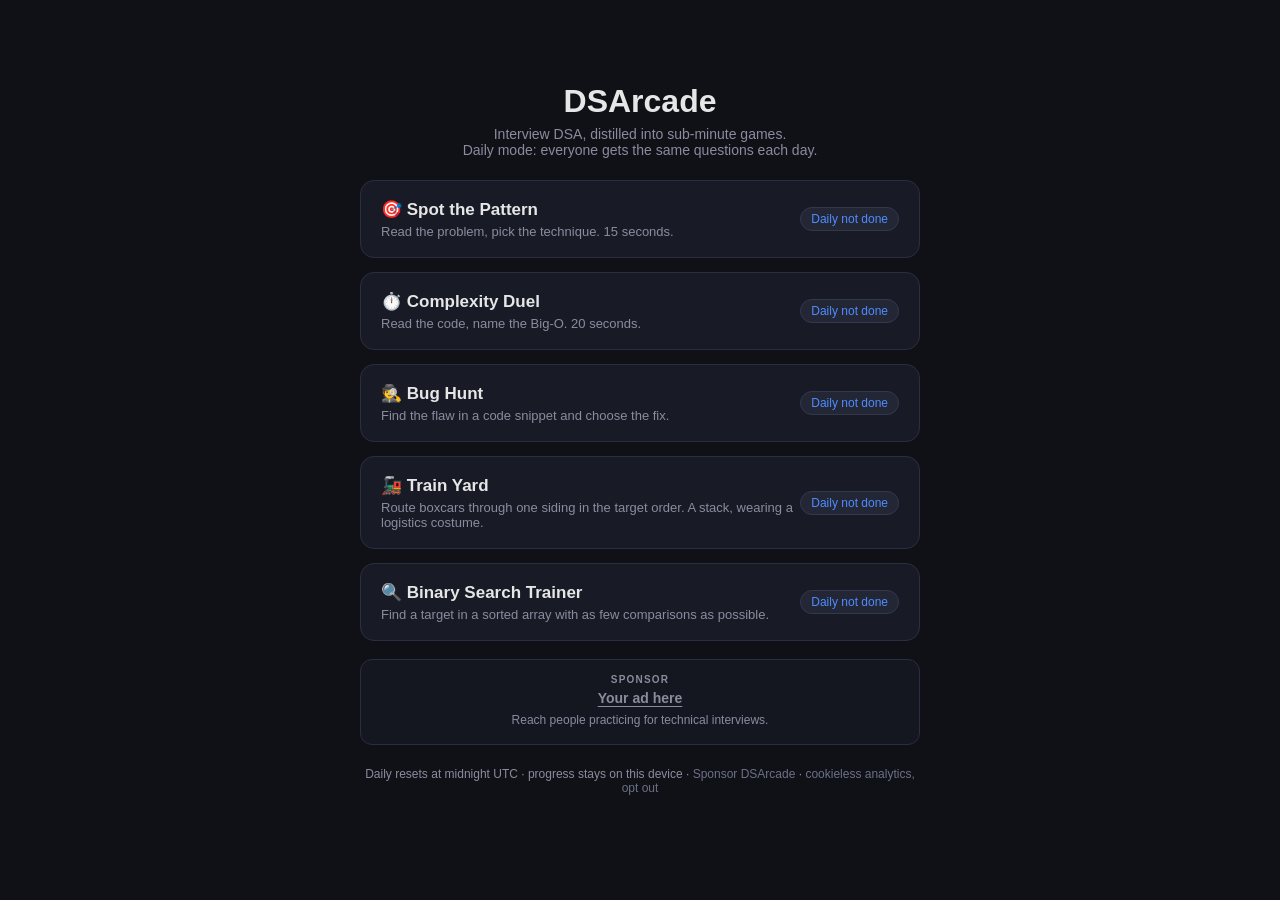
<file: docs/index.html>
<!DOCTYPE html>
<html lang="en">
<head>
<meta charset="UTF-8">
<meta name="viewport" content="width=device-width, initial-scale=1.0, viewport-fit=cover">
<title>DSArcade — interview prep mini-games</title>
<link rel="stylesheet" href="assets/style.css">
<link rel="manifest" href="manifest.webmanifest">
<meta name="theme-color" content="#0f1117">
<link rel="icon" href="icons/icon-192.png">
<link rel="apple-touch-icon" href="icons/icon-192.png">
</head>
<body>
<div class="app">
  <h1 class="hub-title">DSArcade</h1>
  <p class="hub-sub">Interview DSA, distilled into sub-minute games.<br>Daily mode: everyone gets the same questions each day.</p>
  <div class="game-grid">
    <a class="game-card" href="games/pattern.html?mode=daily">
      <div>
        <h2>🎯 Spot the Pattern</h2>
        <p>Read the problem, pick the technique. 15 seconds.</p>
      </div>
      <span class="daily-tag" id="tag-pattern"></span>
    </a>
    <a class="game-card" href="games/complexity.html?mode=daily">
      <div>
        <h2>⏱️ Complexity Duel</h2>
        <p>Read the code, name the Big-O. 20 seconds.</p>
      </div>
      <span class="daily-tag" id="tag-complexity"></span>
    </a>
    <a class="game-card" href="games/bughunt.html?mode=daily">
      <div>
        <h2>🕵️ Bug Hunt</h2>
        <p>Find the flaw in a code snippet and choose the fix.</p>
      </div>
      <span class="daily-tag" id="tag-bughunt"></span>
    </a>
    <a class="game-card" href="games/trainyard.html?mode=daily">
      <div>
        <h2>🚂 Train Yard</h2>
        <p>Route boxcars through one siding in the target order. A stack, wearing a logistics costume.</p>
      </div>
      <span class="daily-tag" id="tag-trainyard"></span>
    </a>
    <a class="game-card" href="games/binsearch.html?mode=daily">
      <div>
        <h2>🔍 Binary Search Trainer</h2>
        <p>Find a target in a sorted array with as few comparisons as possible.</p>
      </div>
      <span class="daily-tag" id="tag-binsearch"></span>
    </a>
  </div>
  <section class="sponsor-slot" data-sponsor-slot aria-label="Sponsor"></section>
  <p class="hub-sub" style="margin-top:22px;font-size:12px">Daily resets at midnight UTC · progress stays on this device · <a class="hlink" data-sponsor-info-link href="sponsors.html" style="font-size:12px">Sponsor DSArcade</a> · <a class="hlink" href="?gc=off" style="font-size:12px">cookieless analytics, opt out</a></p>
</div>
<script src="assets/app.js"></script>
<script src="assets/analytics.js"></script>
<script src="data/sponsor.js"></script>
<script src="assets/sponsor.js"></script>
<script>
  for (const g of ['pattern', 'complexity', 'binsearch', 'bughunt', 'trainyard']) {
    const s = dailyState(g);
    const el = document.getElementById('tag-' + g);
    if (s) { el.textContent = '✓ ' + s.score; el.className = 'daily-tag done'; }
    else { el.textContent = 'Daily not done'; el.className = 'daily-tag todo'; }
  }
</script>
</body>
</html>
</file>
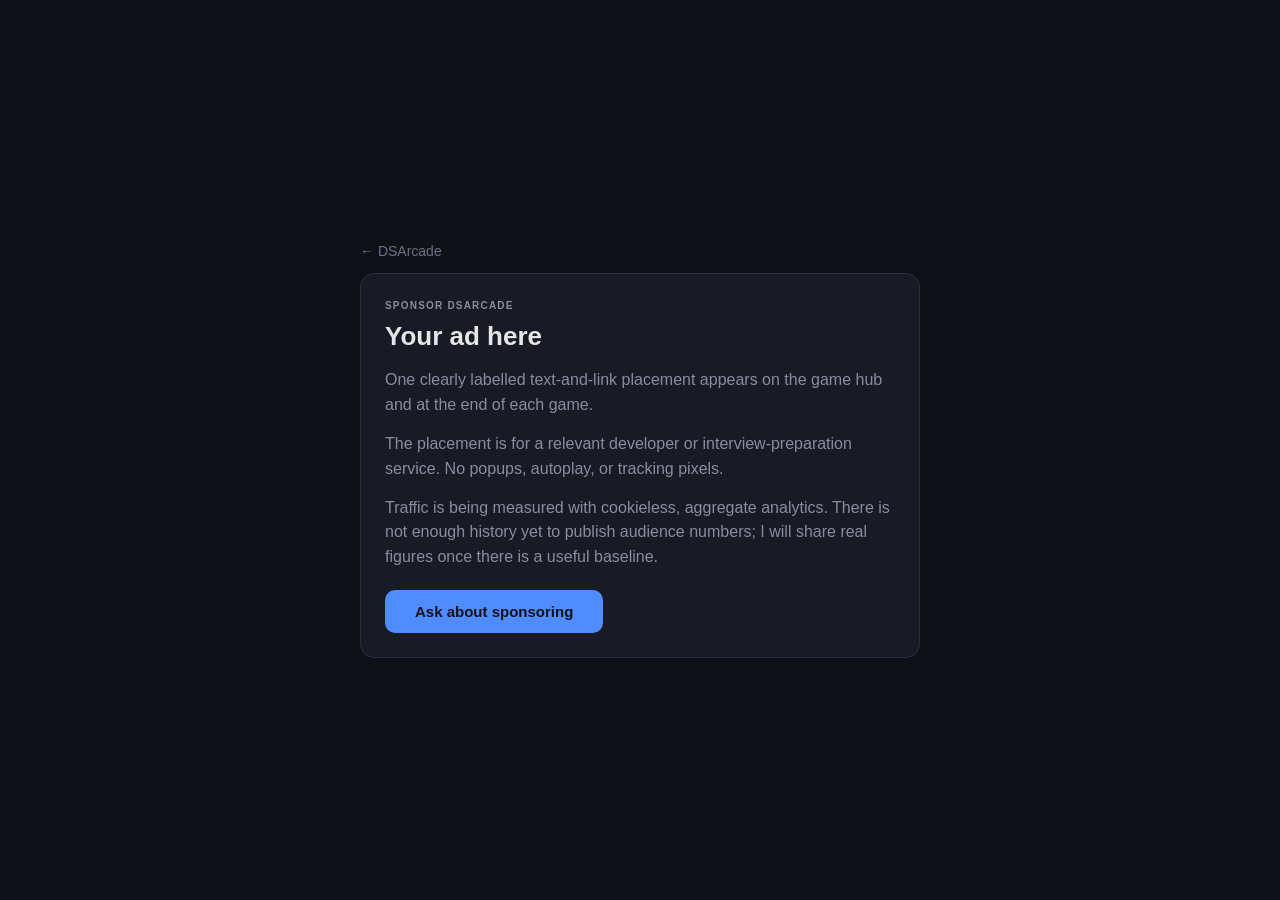
<file: docs/sponsors.html>
<!doctype html>
<html lang="en">
<head>
  <meta charset="UTF-8">
  <meta name="viewport" content="width=device-width, initial-scale=1">
  <meta name="theme-color" content="#0f1117">
  <title>Sponsor DSArcade</title>
  <link rel="stylesheet" href="assets/style.css">
</head>
<body>
  <main class="app sponsors-page">
    <a class="hlink" href="index.html">← DSArcade</a>
    <section class="card sponsors-card">
      <p class="sponsor-eyebrow">Sponsor DSArcade</p>
      <h1>Your ad here</h1>
      <p>One clearly labelled text-and-link placement appears on the game hub and at the end of each game.</p>
      <p>The placement is for a relevant developer or interview-preparation service. No popups, autoplay, or tracking pixels.</p>
      <p>Traffic is being measured with cookieless, aggregate analytics. There is not enough history yet to publish audience numbers; I will share real figures once there is a useful baseline.</p>
      <a class="btn sponsor-contact" href="https://github.com/dotJoel" target="_blank" rel="noopener noreferrer">Ask about sponsoring</a>
    </section>
  </main>
  <script src="assets/app.js"></script>
  <script src="assets/analytics.js"></script>
  <script>
    document.querySelector('.sponsor-contact').addEventListener('click', () => {
      if (window.dsaTrack) window.dsaTrack('sponsor-contact-click');
    });
  </script>
</body>
</html>
</file>
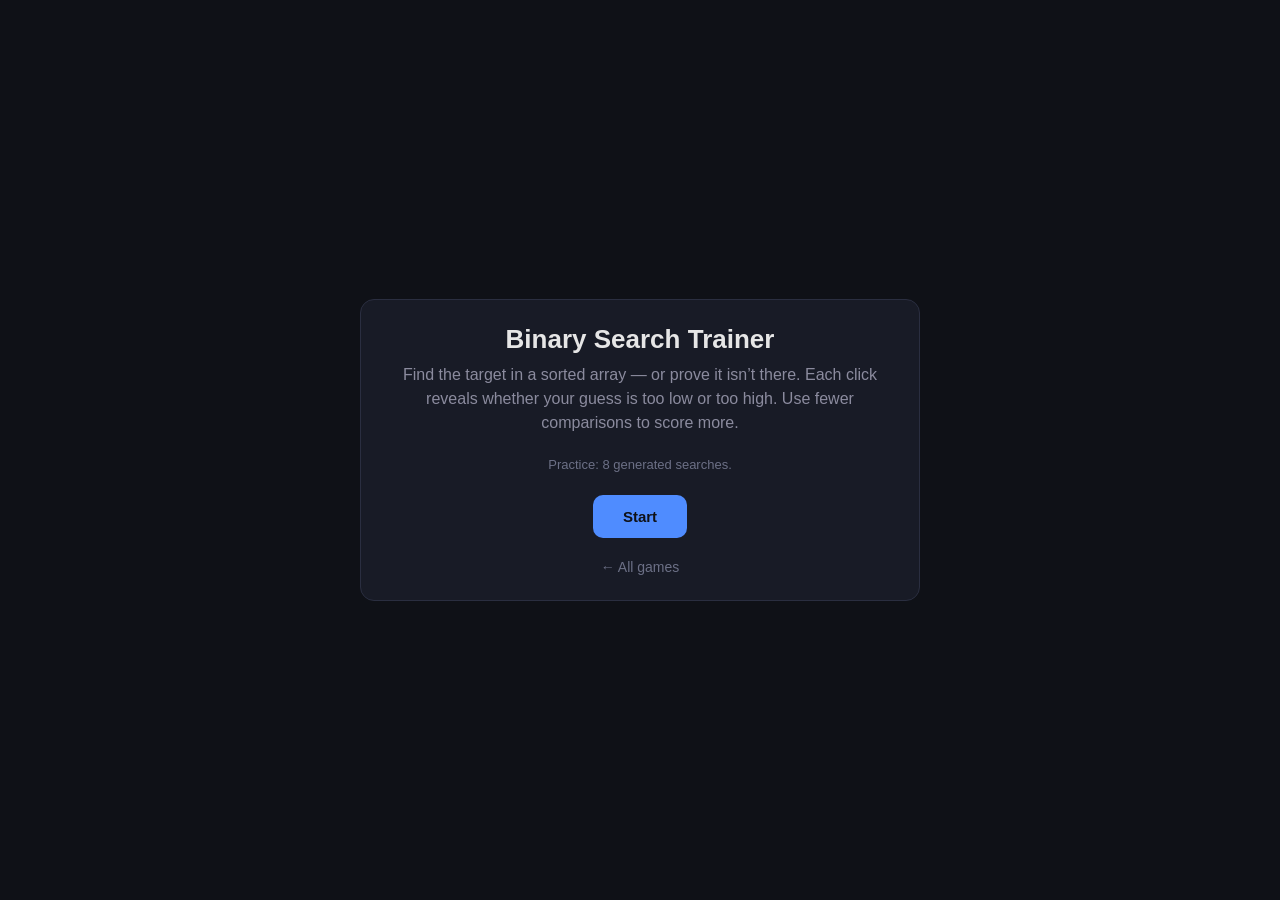
<file: docs/games/binsearch.html>
<!DOCTYPE html>
<html lang="en">
<head>
<meta charset="UTF-8">
<meta name="viewport" content="width=device-width, initial-scale=1.0">
<title>Binary Search Trainer — DSArcade</title>
<link rel="stylesheet" href="../assets/style.css">
<style>
  .row { display: flex; gap: 6px; justify-content: center; flex-wrap: wrap; margin: 18px 0; }
  .cell {
    width: 52px; height: 52px; border-radius: 10px; border: 1px solid #34384d;
    background: #232634; color: var(--text); font-size: 16px; cursor: pointer; font-weight: 600;
  }
  .cell:hover:not(:disabled) { border-color: var(--accent); }
  .cell:disabled { cursor: default; }
  .cell.out { opacity: 0.22; cursor: default; }
  .cell.used { opacity: 0.45; cursor: default; }
  .cell.correct { background: #1d3324; border-color: var(--good); color: #7ef0a8; }
  .cell.wrong { background: #3a1d22; border-color: var(--bad); color: #ff9b9b; }
  .cell.found { background: #1d3324; border-color: var(--good); color: #7ef0a8; }
  .search-meta { text-align: center; color: var(--muted); font-size: 13px; margin-top: 8px; }
</style>
</head>
<body>
<div class="app">
  <div class="card screen" id="startScreen">
    <h1>Binary Search Trainer</h1>
    <p>Find the target in a sorted array — or prove it isn’t there. Each click reveals whether your guess is too low or too high. Use fewer comparisons to score more.</p>
    <p id="modeInfo" style="font-size:13px;color:#6c7086"></p>
    <div style="margin-bottom:20px">
      <button class="btn" onclick="start()">Start</button>
    </div>
    <a class="hlink" href="../index.html">← All games</a>
  </div>

  <div id="gameScreen" style="display:none">
    <div class="header">
      <span class="qnum" id="qnum"></span>
      <span class="streak">Streak <b id="streakNum">0</b> · Score <b id="scoreNum" style="color:#4f8cff">0</b></span>
    </div>
    <div class="card">
      <div class="problem" id="problem"></div>
      <div class="row" id="row"></div>
      <div class="search-meta" id="searchMeta"></div>
      <div class="feedback" id="feedback"></div>
      <button class="next-btn" id="nextBtn" onclick="next()">Next →</button>
    </div>
  </div>

  <div class="card screen" id="endScreen" style="display:none">
    <h1 id="endTitle"></h1>
    <div class="stats">
      <div><b id="endScore">0</b><span>Score</span></div>
      <div><b id="endBest">0</b><span>Best streak</span></div>
      <div><b id="endRounds">0</b><span>Optimal</span></div>
    </div>
    <p id="endMsg"></p>
    <button class="btn" onclick="start()">Play again</button>
    <a class="btn secondary" style="display:inline-block;text-decoration:none" href="../index.html">All games</a>
    <section class="sponsor-slot" data-sponsor-slot aria-label="Sponsor"></section>
  </div>
</div>
<script src="../assets/app.js"></script>
<script src="../assets/analytics.js"></script>
<script src="../data/sponsor.js"></script>
<script src="../assets/sponsor.js"></script>
<script>
'use strict';
const ROUNDS = isDaily() ? 5 : 8;
const $ = id => document.getElementById(id);
const daily = isDaily();
const mode = daily ? 'daily' : 'practice';
const track = (name, detail) => { if (window.dsaTrack) window.dsaTrack(name, detail); };
document.getElementById('modeInfo').textContent = daily
  ? 'Daily: the same 5 searches for everyone today. Find each target in as few comparisons as you can.'
  : `Practice: ${ROUNDS} generated searches.`;

let rng, round = 0, score = 0, streak = 0, bestStreak = 0, resolved = 0, optimalRounds = 0;
let arr = [], target = 0, lo = 0, hi = 0, comparisons = 0, done = false;
let par = 0, used = new Set(), foundIndex = null;

function rand() { return daily ? rng() : Math.random(); }

// Replays the deterministic rng draws of one generated round without
// rendering it, so a resumed session lands on the same round as a fresh one.
function skipGeneratedRound() {
  const n = 16 + Math.floor(rand() * 9);
  rand();
  for (let i = 0; i < n; i++) rand();
  rand();
  rand();
}

function start() {
  track('game-start', 'binsearch/' + mode);
  if (daily) rng = mulberry32(hashStr(todayKey() + ':binsearch'));
  const saved = daily ? dailyProgress('binsearch') : null;
  if (saved) {
    round = saved.round; score = saved.score; streak = saved.streak;
    bestStreak = saved.bestStreak; resolved = saved.resolved; optimalRounds = saved.optimalRounds;
    $('startScreen').style.display = 'none';
    $('endScreen').style.display = 'none';
    $('gameScreen').style.display = 'block';
    $('scoreNum').textContent = score;
    $('streakNum').textContent = streak;
    if (round >= ROUNDS) { end(); }
    else {
      for (let r = 0; r < round; r++) skipGeneratedRound();
      newRound();
      showFeedback(`Resumed at search ${round + 1} — score ${score}.`, true);
    }
    return;
  }
  round = 0; score = 0; streak = 0; bestStreak = 0; resolved = 0; optimalRounds = 0;
  $('startScreen').style.display = 'none';
  $('endScreen').style.display = 'none';
  $('gameScreen').style.display = 'block';
  newRound();
}

function newRound() {
  const n = 16 + Math.floor(rand() * 9); // 16..24 sorted values
  arr = [];
  let v = Math.floor(rand() * 9);
  for (let i = 0; i < n; i++) { v += 2 + Math.floor(rand() * 10); arr.push(v); }
  const present = rand() < 0.72;
  if (present) target = arr[Math.floor(rand() * n)];
  else {
    // Choose a value strictly between the array extremes that is not present.
    const gaps = [];
    for (let i = 0; i < arr.length - 1; i++) {
      for (let x = arr[i] + 1; x < arr[i + 1]; x++) gaps.push(x);
    }
    target = gaps[Math.floor(rand() * gaps.length)];
  }
  lo = 0; hi = n - 1; comparisons = 0; done = false; used = new Set(); foundIndex = null;
  par = Math.ceil(Math.log2(n + 1));
  $('feedback').className = 'feedback';
  $('nextBtn').style.display = 'none';
  $('qnum').textContent = `Search ${round + 1} of ${ROUNDS}${daily ? ' · Daily' : ' · Practice'}`;
  $('problem').innerHTML = `Find <code>${target}</code>. Pick a value to compare; use the clues to narrow the search.`;
  renderRow();
  updateMeta();
}

function renderRow() {
  const row = $('row'); row.innerHTML = '';
  arr.forEach((v, i) => {
    const b = document.createElement('button');
    b.className = 'cell' + (i < lo || i > hi ? ' out' : '') + (used.has(i) ? ' used' : '') + (i === foundIndex ? ' found' : '');
    b.textContent = v;
    b.disabled = done || i < lo || i > hi || used.has(i);
    b.onclick = () => guess(i, b);
    row.appendChild(b);
  });
}

function updateMeta() {
  const bounds = lo <= hi ? `Search range: indices ${lo}–${hi} (${hi - lo + 1} values)` : 'Search range is empty';
  $('searchMeta').textContent = `${bounds} · Comparisons: ${comparisons}/${par} for optimal`;
}

function guess(i, btn) {
  if (done || i < lo || i > hi || used.has(i)) return;
  const value = arr[i];
  comparisons++;
  used.add(i);
  if (value === target) {
    foundIndex = i;
    finishRound(true, `🎯 Found ${target} after ${comparisons} comparison${comparisons === 1 ? '' : 's'}.`);
    return;
  }

  if (value < target) {
    lo = i + 1;
    btn.classList.add('correct');
    showFeedback(`${value} is too low — target is higher. Discard indices through ${i}.`, true);
  } else {
    hi = i - 1;
    btn.classList.add('correct');
    showFeedback(`${value} is too high — target is lower. Discard indices from ${i}.`, true);
  }

  if (lo > hi) {
    finishRound(false, `✅ The range is empty, so ${target} is not in the array. Proven in ${comparisons} comparison${comparisons === 1 ? '' : 's'}.`);
    return;
  }
  renderRow();
  updateMeta();
}

function showFeedback(text, ok) {
  const f = $('feedback');
  f.className = 'feedback show ' + (ok ? 'ok' : 'no');
  f.textContent = text;
}

function finishRound(found, message) {
  done = true;
  resolved++;
  const optimal = comparisons <= par;
  if (optimal) {
    optimalRounds++;
    streak++;
    bestStreak = Math.max(bestStreak, streak);
    const gained = Math.max(30, 120 + (par - comparisons) * 25 + streak * 15);
    score += gained;
    message += ` Optimal search (+${gained} points).`;
  } else {
    streak = 0;
    const gained = 30;
    score += gained;
    message += ` ${comparisons - par} over the optimal budget (+${gained} points).`;
  }
  showFeedback(message, optimal);
  renderRow();
  updateMeta();
  $('scoreNum').textContent = score;
  $('streakNum').textContent = streak;
  $('nextBtn').style.display = 'block';
  $('nextBtn').textContent = round + 1 < ROUNDS ? 'Next search →' : 'See results →';
  if (daily) saveDailyProgress('binsearch', { round: round + 1, score, streak, bestStreak, resolved, optimalRounds });
}

function next() {
  round++;
  if (round < ROUNDS) newRound();
  else end();
}

function end() {
  track('game-end', 'binsearch/' + mode +
    (window.dsaScoreBucket ? '/' + window.dsaScoreBucket(score) : ''));
  if (daily) clearDailyProgress('binsearch');
  $('gameScreen').style.display = 'none';
  $('endScreen').style.display = 'block';
  $('endScore').textContent = score;
  $('endBest').textContent = bestStreak;
  $('endRounds').textContent = `${optimalRounds}/${ROUNDS}`;
  if (daily) {
    const prev = dailyState('binsearch');
    const res = {
      score: prev ? Math.max(prev.score, score) : score,
      best: prev ? Math.max(prev.best, bestStreak) : bestStreak
    };
    saveDaily('binsearch', res);
  }
  $('endTitle').textContent = optimalRounds === ROUNDS ? 'Optimal search 🎯' : optimalRounds >= ROUNDS / 2 ? 'Good search instincts 👍' : 'Reduce the range 📚';
  $('endMsg').textContent = `${optimalRounds} of ${ROUNDS} searches were resolved within the comparison budget. Binary search works by discarding half the remaining range after each comparison.`;
}
</script>
</body>
</html>
</file>
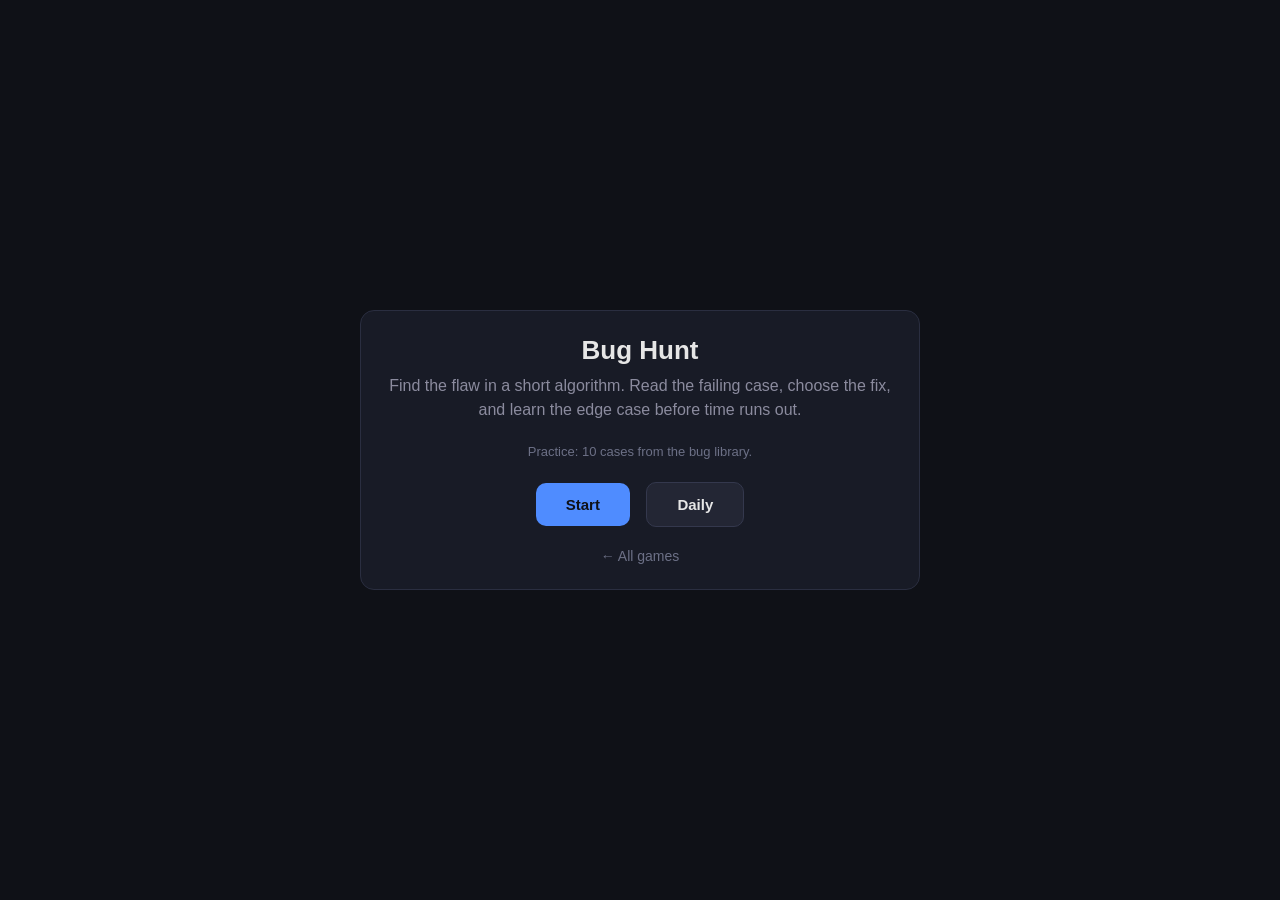
<file: docs/games/bughunt.html>
<!DOCTYPE html>
<html lang="en">
<head>
<meta charset="UTF-8">
<meta name="viewport" content="width=device-width, initial-scale=1.0">
<title>Bug Hunt — DSArcade</title>
<link rel="stylesheet" href="../assets/style.css">
</head>
<body>
<div class="app">
  <div class="card screen" id="startScreen">
    <h1>Bug Hunt</h1>
    <p>Find the flaw in a short algorithm. Read the failing case, choose the fix, and learn the edge case before time runs out.</p>
    <p id="modeInfo" style="font-size:13px;color:#6c7086"></p>
    <div style="margin-bottom:20px">
      <button class="btn" onclick="__startGame()">Start</button>
      <button class="btn secondary" onclick="location='?mode=daily'" id="dailyBtn">Daily</button>
    </div>
    <a class="hlink" href="../index.html">← All games</a>
  </div>

  <div id="gameScreen" style="display:none">
    <div class="header">
      <span class="qnum" id="qnum"></span>
      <span class="streak">Streak <b id="streakNum">0</b> · Score <b id="scoreNum" style="color:#4f8cff">0</b></span>
    </div>
    <div class="timer-bar"><div class="timer-fill" id="timerFill"></div></div>
    <div class="card">
      <div class="problem" id="problem"></div>
      <div class="options" id="options"></div>
      <div class="feedback" id="feedback"></div>
      <button class="next-btn" id="nextBtn" onclick="__nextQuestion()">Next →</button>
    </div>
  </div>

  <div class="card screen" id="endScreen" style="display:none">
    <h1 id="endTitle"></h1>
    <div class="stats">
      <div><b id="endScore">0</b><span>Score</span></div>
      <div><b id="endBest">0</b><span>Best streak</span></div>
      <div><b id="endAvg">0s</b><span>Avg time</span></div>
    </div>
    <p id="endMsg"></p>
    <button class="btn" onclick="location.reload()">Play again</button>
    <a class="btn secondary" style="display:inline-block;text-decoration:none" href="../index.html">All games</a>
    <section class="sponsor-slot" data-sponsor-slot aria-label="Sponsor"></section>
    <div class="missed" id="missedBox" style="display:none">
      <h3>Review your misses</h3>
      <ul id="missedList"></ul>
    </div>
  </div>
</div>
<script src="../data/bughunt.js"></script>
<script src="../assets/app.js"></script>
<script src="../assets/mcq.js"></script>
<script src="../assets/analytics.js"></script>
<script src="../data/sponsor.js"></script>
<script src="../assets/sponsor.js"></script>
<script>
  const daily = isDaily();
  document.getElementById('modeInfo').textContent = daily
    ? 'Daily: the same 5 bugs for everyone today. Find the cause and fix.'
    : 'Practice: 10 cases from the bug library.';
  document.getElementById('dailyBtn').style.display = daily ? 'none' : '';
  const escapeCode = text => text.replace(/[&<>"']/g, ch => ({'&':'&amp;','<':'&lt;','>':'&gt;','"':'&quot;',"'":'&#39;'}[ch]));
  runMcqGame({
    gameId: 'bughunt',
    pool: window.BUGHUNT_QUESTIONS,
    roundSeconds: 20,
    render: q => `${q.q}<div class="snippet-block">${escapeCode(q.code)}</div>`
  });
  if (daily) {
    const prev = dailyState('bughunt');
    if (prev) document.getElementById('modeInfo').textContent += ` Today's best: ${prev.score}.`;
  }
  if (new URLSearchParams(location.search).get('autoplay') === '1') window.__startGame();
</script>
</body>
</html>
</file>
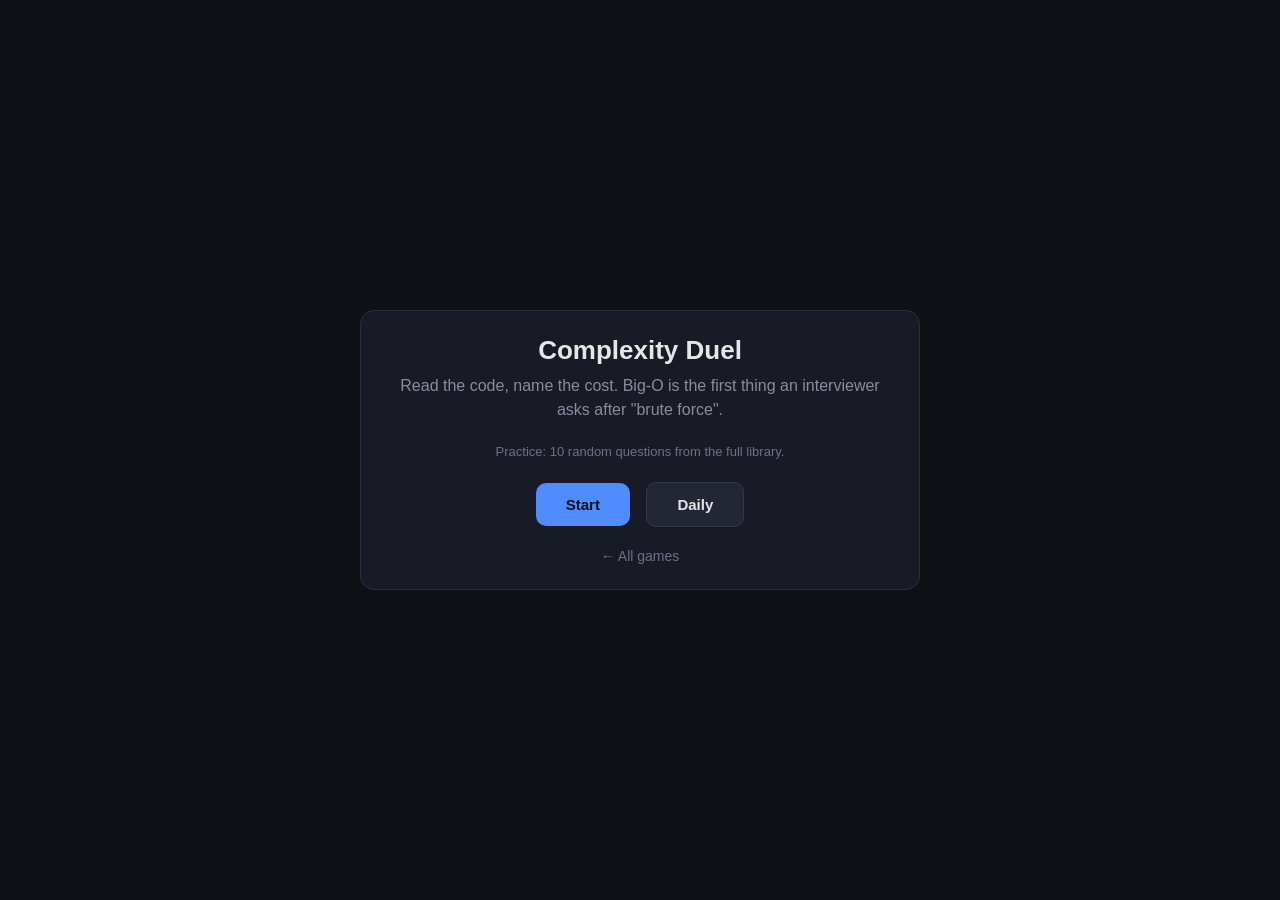
<file: docs/games/complexity.html>
<!DOCTYPE html>
<html lang="en">
<head>
<meta charset="UTF-8">
<meta name="viewport" content="width=device-width, initial-scale=1.0">
<title>Complexity Duel — DSArcade</title>
<link rel="stylesheet" href="../assets/style.css">
</head>
<body>
<div class="app">
  <div class="card screen" id="startScreen">
    <h1>Complexity Duel</h1>
    <p>Read the code, name the cost. Big-O is the first thing an interviewer asks after "brute force".</p>
    <p id="modeInfo" style="font-size:13px;color:#6c7086"></p>
    <div style="margin-bottom:20px">
      <button class="btn" onclick="__startGame()">Start</button>
      <button class="btn secondary" onclick="location='?mode=daily'" id="dailyBtn">Daily</button>
    </div>
    <a class="hlink" href="../index.html">← All games</a>
  </div>

  <div id="gameScreen" style="display:none">
    <div class="header">
      <span class="qnum" id="qnum"></span>
      <span class="streak">Streak <b id="streakNum">0</b> · Score <b id="scoreNum" style="color:#4f8cff">0</b></span>
    </div>
    <div class="timer-bar"><div class="timer-fill" id="timerFill"></div></div>
    <div class="card">
      <div class="problem" id="problem"></div>
      <div class="options" id="options"></div>
      <div class="feedback" id="feedback"></div>
      <button class="next-btn" id="nextBtn" onclick="__nextQuestion()">Next →</button>
    </div>
  </div>

  <div class="card screen" id="endScreen" style="display:none">
    <h1 id="endTitle"></h1>
    <div class="stats">
      <div><b id="endScore">0</b><span>Score</span></div>
      <div><b id="endBest">0</b><span>Best streak</span></div>
      <div><b id="endAvg">0s</b><span>Avg time</span></div>
    </div>
    <p id="endMsg"></p>
    <button class="btn" onclick="location.reload()">Play again</button>
    <a class="btn secondary" style="display:inline-block;text-decoration:none" href="../index.html">All games</a>
    <section class="sponsor-slot" data-sponsor-slot aria-label="Sponsor"></section>
    <div class="missed" id="missedBox" style="display:none">
      <h3>Review your misses</h3>
      <ul id="missedList"></ul>
    </div>
  </div>
</div>
<script src="../data/complexity.js"></script>
<script src="../assets/app.js"></script>
<script src="../assets/mcq.js"></script>
<script src="../assets/analytics.js"></script>
<script src="../data/sponsor.js"></script>
<script src="../assets/sponsor.js"></script>
<script>
  const daily = isDaily();
  document.getElementById('modeInfo').textContent = daily
    ? 'Daily mode: the same 5 questions for everyone today. One scored run.'
    : 'Practice: 10 random questions from the full library.';
  document.getElementById('dailyBtn').style.display = daily ? 'none' : '';
  runMcqGame({
    gameId: 'complexity',
    pool: window.COMPLEXITY_QUESTIONS,
    roundSeconds: 20,
    render: q => `${q.q}<div class="snippet-block">${q.code}</div>`
  });
  if (daily) {
    const prev = dailyState('complexity');
    if (prev) document.getElementById('modeInfo').textContent += ` Today's best: ${prev.score}.`;
  }
  if (new URLSearchParams(location.search).get('autoplay') === '1') window.__startGame();
</script>
</body>
</html>
</file>
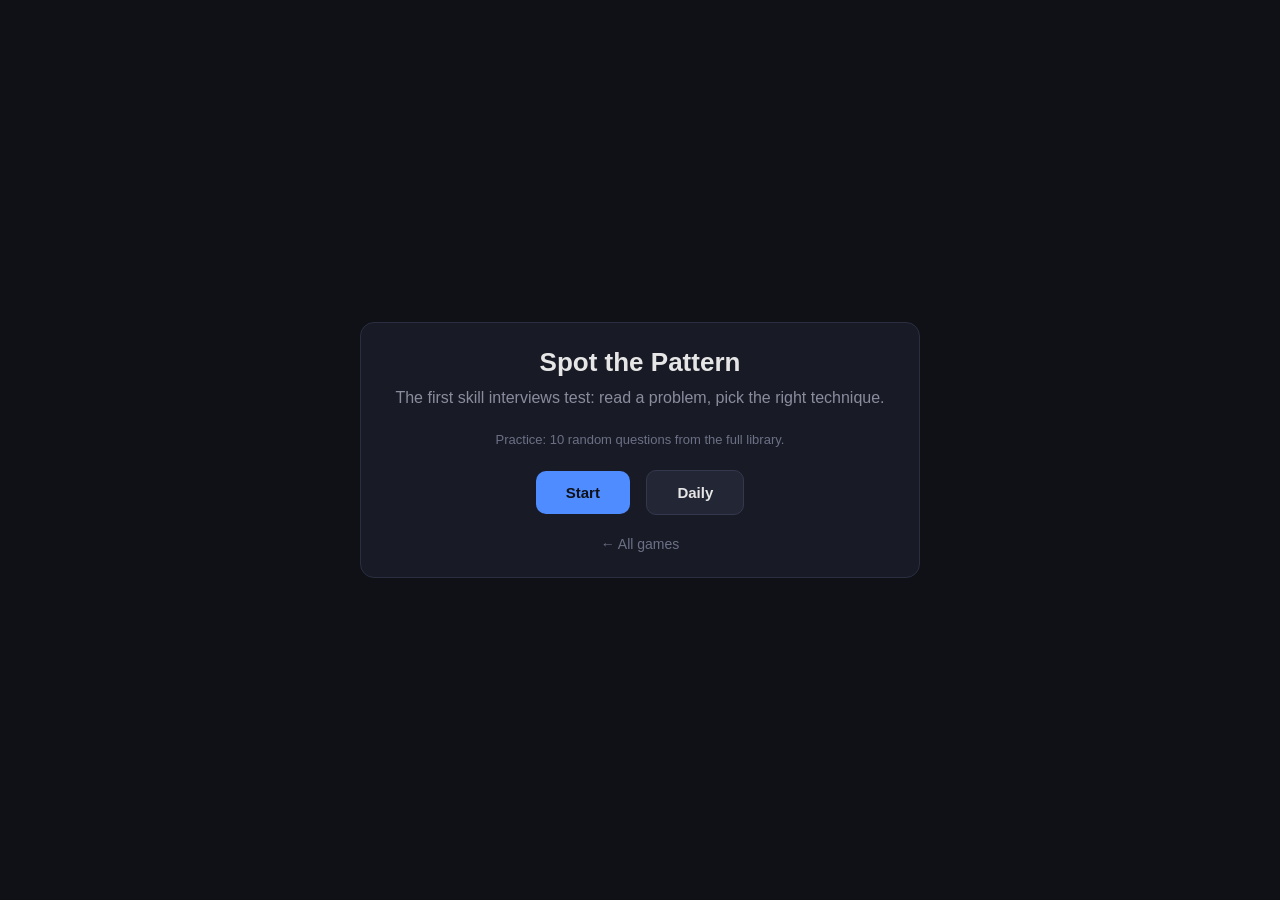
<file: docs/games/pattern.html>
<!DOCTYPE html>
<html lang="en">
<head>
<meta charset="UTF-8">
<meta name="viewport" content="width=device-width, initial-scale=1.0">
<title>Spot the Pattern — DSArcade</title>
<link rel="stylesheet" href="../assets/style.css">
</head>
<body>
<div class="app">
  <div class="card screen" id="startScreen">
    <h1>Spot the Pattern</h1>
    <p>The first skill interviews test: read a problem, pick the right technique.</p>
    <p id="modeInfo" style="font-size:13px;color:#6c7086"></p>
    <div style="margin-bottom:20px">
      <button class="btn" onclick="__startGame()">Start</button>
      <button class="btn secondary" onclick="location='?mode=daily'" id="dailyBtn">Daily</button>
    </div>
    <a class="hlink" href="../index.html">← All games</a>
  </div>

  <div id="gameScreen" style="display:none">
    <div class="header">
      <span class="qnum" id="qnum"></span>
      <span class="streak">Streak <b id="streakNum">0</b> · Score <b id="scoreNum" style="color:#4f8cff">0</b></span>
    </div>
    <div class="timer-bar"><div class="timer-fill" id="timerFill"></div></div>
    <div class="card">
      <div class="problem" id="problem"></div>
      <div class="options" id="options"></div>
      <div class="feedback" id="feedback"></div>
      <button class="next-btn" id="nextBtn" onclick="__nextQuestion()">Next →</button>
    </div>
  </div>

  <div class="card screen" id="endScreen" style="display:none">
    <h1 id="endTitle"></h1>
    <div class="stats">
      <div><b id="endScore">0</b><span>Score</span></div>
      <div><b id="endBest">0</b><span>Best streak</span></div>
      <div><b id="endAvg">0s</b><span>Avg time</span></div>
    </div>
    <p id="endMsg"></p>
    <button class="btn" onclick="location.reload()">Play again</button>
    <a class="btn secondary" style="display:inline-block;text-decoration:none" href="../index.html">All games</a>
    <section class="sponsor-slot" data-sponsor-slot aria-label="Sponsor"></section>
    <div class="missed" id="missedBox" style="display:none">
      <h3>Review your misses</h3>
      <ul id="missedList"></ul>
    </div>
  </div>
</div>
<script src="../data/pattern.js"></script>
<script src="../assets/app.js"></script>
<script src="../assets/mcq.js"></script>
<script src="../assets/analytics.js"></script>
<script src="../data/sponsor.js"></script>
<script src="../assets/sponsor.js"></script>
<script>
  const daily = isDaily();
  document.getElementById('modeInfo').textContent = daily
    ? 'Daily mode: the same 5 questions for everyone today. One scored run.'
    : 'Practice: 10 random questions from the full library.';
  document.getElementById('dailyBtn').style.display = daily ? 'none' : '';
  runMcqGame({ gameId: 'pattern', pool: window.PATTERN_QUESTIONS, roundSeconds: 15 });
  if (daily) {
    const prev = dailyState('pattern');
    if (prev) document.getElementById('modeInfo').textContent += ` Today's best: ${prev.score}.`;
  }
  if (new URLSearchParams(location.search).get('autoplay') === '1') window.__startGame();
</script>
</body>
</html>
</file>
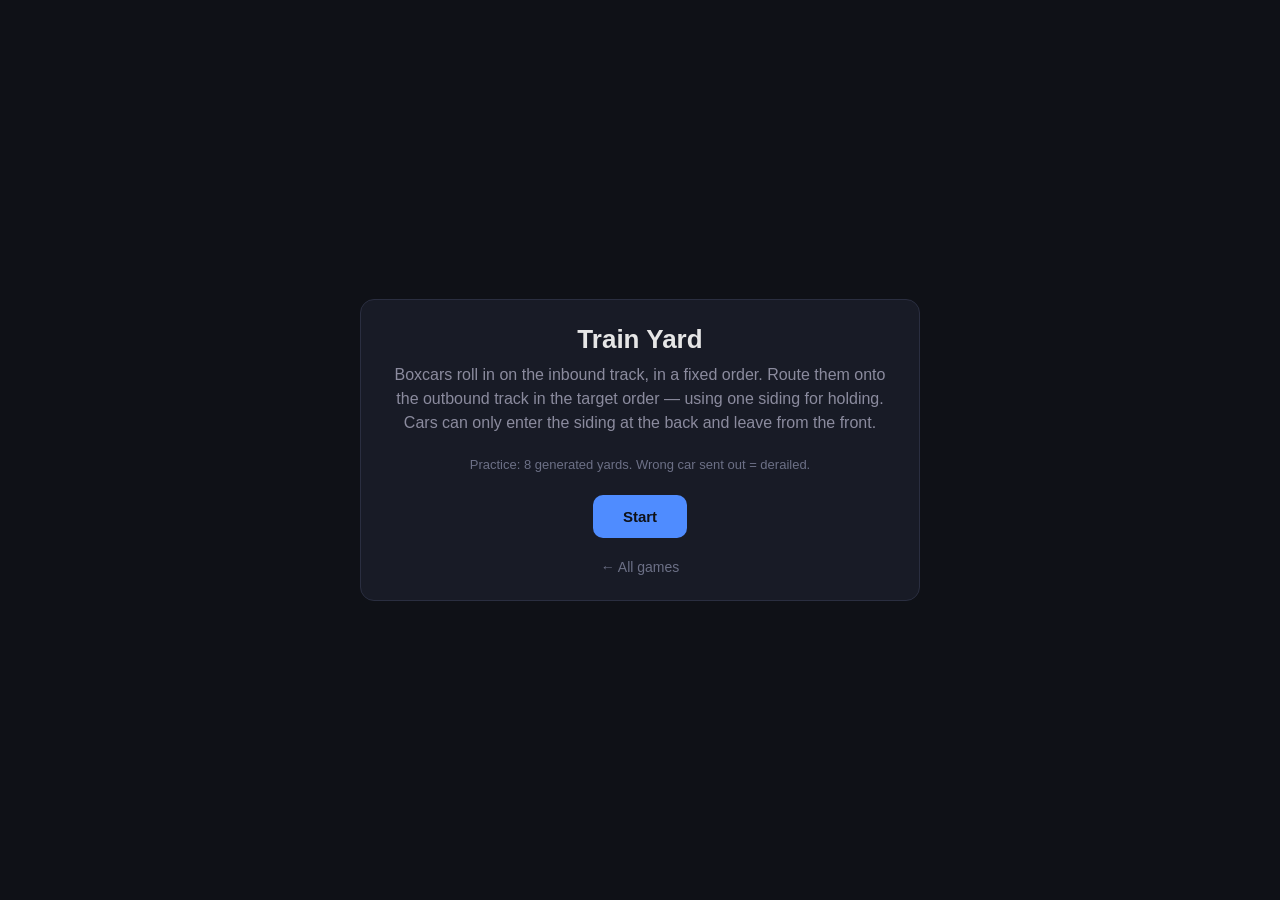
<file: docs/games/trainyard.html>
<!DOCTYPE html>
<html lang="en">
<head>
<meta charset="UTF-8">
<meta name="viewport" content="width=device-width, initial-scale=1.0">
<title>Train Yard — DSArcade</title>
<link rel="stylesheet" href="../assets/style.css">
<style>
  .yard { display: flex; flex-direction: column; gap: 14px; margin: 14px 0; }
  .track-label { font-size: 11px; letter-spacing: 1.5px; text-transform: uppercase; color: var(--dim); margin-bottom: 6px; }
  .target-row { display: flex; gap: 6px; flex-wrap: wrap; }
  .target-car {
    min-width: 34px; padding: 5px 8px; border-radius: 8px; text-align: center;
    background: #232634; border: 1px solid #34384d; font-weight: 700; font-size: 14px; color: var(--muted);
  }
  .target-car.pending { color: var(--text); }
  .target-car.next { border-color: var(--accent); color: var(--accent); box-shadow: 0 0 0 1px var(--accent); }
  .yard-main { display: flex; gap: 14px; align-items: stretch; }
  .siding { flex: 0 0 96px; min-height: 150px; border: 1px dashed #34384d; border-radius: 10px; padding: 8px; display: flex; flex-direction: column-reverse; align-items: center; gap: 6px; }
  .siding .track-label { writing-mode: vertical-rl; transform: rotate(180deg); position: absolute; }
  .siding-car {
    width: 78px; padding: 8px 0; border-radius: 8px; text-align: center; font-weight: 700; font-size: 15px;
    background: #2c3044; border: 1px solid #4a4f6b; color: var(--text);
  }
  .siding-car.top { cursor: pointer; border-color: var(--streak); color: var(--streak); }
  .siding-car.top:hover { border-color: var(--accent); }
  .siding-car:disabled { cursor: default; opacity: 0.6; }
  .siding-empty { color: var(--dim); font-size: 12px; padding: 12px 0; }
  .inbound { flex: 1; display: flex; flex-direction: column; gap: 8px; }
  .inbound-car {
    padding: 10px; border-radius: 10px; background: #232634; border: 1px solid #34384d;
    display: flex; align-items: center; justify-content: space-between; gap: 8px;
  }
  .inbound-car .car-id { font-weight: 700; font-size: 16px; }
  .inbound-car button { flex: 1; max-width: 110px; }
  .inbound-remaining { font-size: 12px; color: var(--dim); text-align: center; }
  .outbound { display: flex; gap: 6px; flex-wrap: wrap; min-height: 34px; }
  .out-car {
    min-width: 34px; padding: 5px 8px; border-radius: 8px; text-align: center; font-weight: 700; font-size: 14px;
    background: #1d3324; border: 1px solid var(--good); color: #7ef0a8;
  }
  .out-car.bad { background: #3a1d22; border-color: var(--bad); color: #ff9b9b; }
  .btn-mini {
    padding: 6px 10px; border-radius: 8px; border: 1px solid #4a4f6b; background: #2c3044;
    color: var(--text); font-size: 12px; cursor: pointer;
  }
  .btn-mini:hover:not(:disabled) { border-color: var(--accent); }
  .btn-mini:disabled { opacity: 0.5; cursor: default; }
</style>
</head>
<body>
<div class="app">
  <div class="card screen" id="startScreen">
    <h1>Train Yard</h1>
    <p>Boxcars roll in on the inbound track, in a fixed order. Route them onto the outbound track in the target order — using one siding for holding. Cars can only enter the siding at the back and leave from the front.</p>
    <p id="modeInfo" style="font-size:13px;color:#6c7086"></p>
    <div style="margin-bottom:20px">
      <button class="btn" onclick="start()">Start</button>
    </div>
    <a class="hlink" href="../index.html">← All games</a>
  </div>

  <div id="gameScreen" style="display:none">
    <div class="header">
      <span class="qnum" id="qnum"></span>
      <span class="streak">Streak <b id="streakNum">0</b> · Score <b id="scoreNum" style="color:#4f8cff">0</b></span>
    </div>
    <div class="timer-bar"><div class="timer-fill" id="timerFill"></div></div>
    <div class="card">
      <div class="yard">
        <div>
          <div class="track-label">Target outbound order</div>
          <div class="target-row" id="targetRow"></div>
        </div>
        <div class="yard-main">
          <div class="siding" id="siding"></div>
          <div class="inbound">
            <div class="track-label">Inbound — next car</div>
            <div class="inbound-car" id="inboundCar"></div>
            <div class="inbound-remaining" id="inboundRemaining"></div>
          </div>
        </div>
        <div>
          <div class="track-label">Outbound</div>
          <div class="outbound" id="outbound"></div>
        </div>
      </div>
      <div class="feedback" id="feedback"></div>
      <button class="next-btn" id="nextBtn" onclick="next()">Next →</button>
    </div>
  </div>

  <div class="card screen" id="endScreen" style="display:none">
    <h1 id="endTitle"></h1>
    <div class="stats">
      <div><b id="endScore">0</b><span>Score</span></div>
      <div><b id="endBest">0</b><span>Best streak</span></div>
      <div><b id="endOptimal">0</b><span>At par</span></div>
    </div>
    <p id="endMsg"></p>
    <button class="btn" onclick="location.reload()">Play again</button>
    <a class="btn secondary" style="display:inline-block;text-decoration:none" href="../index.html">All games</a>
    <section class="sponsor-slot" data-sponsor-slot aria-label="Sponsor"></section>
  </div>
</div>
<script src="../assets/app.js"></script>
<script src="../assets/analytics.js"></script>
<script src="../data/sponsor.js"></script>
<script src="../assets/sponsor.js"></script>
<script>
'use strict';
// Train Yard: a stack in disguise. The siding is LIFO — cars enter at the
// back and leave from the front — so every solvable round is an exercise in
// push/pop reasoning, and every failure names the stack constraint that bit.
const ROUNDS = isDaily() ? 5 : 8;
const ROUND_SECONDS = 30;
const DRAWS_PER_ROUND = 24; // fixed rng budget per generated round (replay-safe)
const $ = id => document.getElementById(id);
const daily = isDaily();
const mode = daily ? 'daily' : 'practice';
const track = (name, detail) => { if (window.dsaTrack) window.dsaTrack(name, detail); };
document.getElementById('modeInfo').textContent = daily
  ? 'Daily: the same 5 yards for everyone today. Match the order using as few siding stops as you can.'
  : `Practice: ${ROUNDS} generated yards. Wrong car sent out = derailed.`;

let rng, round = 0, score = 0, streak = 0, bestStreak = 0, optimalRounds = 0;
let perm = [], target = [], par = 0;
let ai = 0, st = [], outIdx = 0, parked = 0, done = false;
let timerId = null, timeLeft = 0;

function rand() { return daily ? rng() : Math.random(); }

function newRound() {
  const n = 5 + Math.floor(rand() * 3); // 5..7 cars
  perm = [];
  for (let i = 1; i <= n; i++) perm.push(i);
  for (let i = n - 1; i > 0; i--) { // Fisher-Yates, one draw per swap
    const j = Math.floor(rand() * (i + 1));
    [perm[i], perm[j]] = [perm[j], perm[i]];
  }
  // Generate a target reachable through the siding, making random push/pop
  // choices; the first car is forced to park so the siding always matters.
  // One rng draw per move, so the round's draw count is branch-independent.
  target = [];
  ai = 0; st = [];
  st.push(perm[ai++]);
  while (target.length < n) {
    const r = rand();
    const canPop = st.length > 0;
    if (canPop && (ai >= perm.length || r < 0.45)) target.push(st.pop());
    else if (ai < perm.length) st.push(perm[ai++]);
    else target.push(st.pop());
  }
  // Par comes from an optimal greedy play of the generated target, not from
  // the generation choices: pop when the siding top matches, send straight
  // when the inbound front matches, park otherwise. Greedy is optimal for
  // any stack-reachable target, so par = n + (minimal siding stops).
  let gAi = 0; const gSt = []; let gOut = 0, gParked = 0;
  while (gOut < n) {
    if (gSt.length && gSt[gSt.length - 1] === target[gOut]) { gSt.pop(); gOut++; }
    else if (gAi < n && perm[gAi] === target[gOut]) { gAi++; gOut++; }
    else if (gAi < n) { gSt.push(perm[gAi++]); gParked++; }
    else break; // unreachable for generated targets
  }
  // Every round must actually use the siding: if the greedy play parks
  // nothing (target ended up equal to the inbound order), swap the first two
  // target cars — deterministic, and it forces one parking stop.
  if (gParked === 0) { [target[0], target[1]] = [target[1], target[0]]; gParked = 1; }
  par = n + gParked;
  // Pad to the fixed per-round rng budget so daily resume stays aligned.
  const drawsUsed = 3 * n - 1; // 1 (size) + n-1 (shuffle) + 2n-1 (generate)
  for (let d = drawsUsed; d < DRAWS_PER_ROUND; d++) rand();
  ai = 0; st = []; outIdx = 0; parked = 0; done = false;
  $('feedback').className = 'feedback';
  $('feedback').textContent = '';
  $('nextBtn').style.display = 'none';
  $('qnum').textContent = `Yard ${round + 1} of ${ROUNDS}${daily ? ' · Daily' : ' · Practice'}`;
  render();
  startTimer();
}

function carLabel(v) { return '🚃 ' + v; }

function render() {
  // Target chips: solved ones dim, the next needed one highlighted.
  const tr = $('targetRow'); tr.innerHTML = '';
  target.forEach((v, i) => {
    const d = document.createElement('span');
    d.className = 'target-car' + (i === outIdx ? ' next' : i < outIdx ? '' : ' pending');
    d.textContent = v;
    tr.appendChild(d);
  });
  // Siding stack: only the top car is interactable.
  const sd = $('siding'); sd.innerHTML = '';
  if (!st.length) {
    const e = document.createElement('div');
    e.className = 'siding-empty'; e.textContent = 'empty';
    sd.appendChild(e);
  } else {
    [...st].reverse().forEach((v, i) => {
      const b = document.createElement('button');
      b.className = 'siding-car' + (i === 0 ? ' top' : '');
      b.textContent = carLabel(v);
      b.disabled = done || i !== 0;
      b.title = i === 0 ? 'Send this car out' : 'Buried — a stack only reaches the top';
      b.onclick = () => sendOut(v, b);
      sd.appendChild(b);
    });
  }
  // Inbound: the next car, with send-out and park actions.
  const ib = $('inboundCar'); ib.innerHTML = '';
  if (ai < perm.length) {
    const v = perm[ai];
    const id = document.createElement('span');
    id.className = 'car-id'; id.textContent = carLabel(v);
    const out = document.createElement('button');
    out.className = 'btn-mini'; out.textContent = '→ Out';
    out.disabled = done;
    out.onclick = () => sendOut(v, null);
    const park = document.createElement('button');
    park.className = 'btn-mini'; park.textContent = '→ Park';
    park.disabled = done;
    park.onclick = () => parkCar(v);
    ib.appendChild(id); ib.appendChild(out); ib.appendChild(park);
    $('inboundRemaining').textContent = `${perm.length - ai - 1} more behind it`;
  } else {
    ib.innerHTML = '<span style="color:var(--dim);font-size:13px">No cars left on the inbound track</span>';
    $('inboundRemaining').textContent = '';
  }
  // Outbound: cars delivered so far.
  const ob = $('outbound'); ob.innerHTML = '';
  target.slice(0, outIdx).forEach(v => {
    const d = document.createElement('span');
    d.className = 'out-car'; d.textContent = v;
    ob.appendChild(d);
  });
}

function startTimer() {
  clearInterval(timerId);
  timeLeft = ROUND_SECONDS;
  const fill = $('timerFill');
  fill.style.transition = 'none'; fill.style.width = '100%';
  requestAnimationFrame(() => requestAnimationFrame(() => { fill.style.transition = 'width 0.1s linear'; }));
  timerId = setInterval(() => {
    timeLeft -= 0.1;
    const frac = Math.max(0, timeLeft / ROUND_SECONDS);
    fill.style.width = (frac * 100) + '%';
    fill.className = 'timer-fill' + (frac < 0.3 ? ' low' : '');
    if (timeLeft <= 0) failRound('⏰ Time ran out before the yard was cleared.', false);
  }, 100);
}

function sendOut(v, btn) {
  if (done) return;
  const needed = target[outIdx];
  if (v !== needed) {
    if (btn) btn.classList.add('wrong');
    const outboundEl = $('outbound');
    const d = document.createElement('span');
    d.className = 'out-car bad'; d.textContent = v;
    outboundEl.appendChild(d);
    const where = btn ? 'the top of the siding' : 'the front of the inbound track';
    failRound(`❌ Car ${v} went out but ${needed} is needed next — the outbound order is broken. Car ${v} came from ${where}.`);
    return;
  }
  if (btn) { // came from the siding: a pop
    st.pop();
  } else {
    ai++; // straight through: no siding stop
  }
  outIdx++;
  checkSolved();
  checkJam();
  if (!done) render();
}

// No cars inbound and the needed one is buried in the stack: the yard jams.
function checkJam() {
  if (done) return;
  if (ai >= perm.length && st.length && st[st.length - 1] !== target[outIdx]) {
    failRound(`❌ The yard is jammed. Car ${target[outIdx]} is buried under ${st[st.length - 1]} — the siding is a stack, so it only releases the last car parked. ${target[outIdx]} went in before ${st[st.length - 1]} and can't get out first.`);
  }
}

function parkCar() {
  if (done) return;
  st.push(perm[ai++]);
  parked++;
  checkJam();
  if (!done) render();
}

function checkSolved() {
  if (outIdx < target.length) return;
  clearInterval(timerId);
  done = true;
  const moves = target.length + parked;
  let gained, ok;
  if (moves <= par) {
    optimalRounds++;
    streak++; bestStreak = Math.max(bestStreak, streak);
    gained = 120 + streak * 15;
    ok = true;
    showFeedback(`✅ Cleared in ${moves} moves — at par. (+${gained} points, streak ×${streak}). The greedy rule: when the next needed car is at the front, send it straight out; park only when it isn't.`, true);
  } else {
    streak = 0;
    gained = 30;
    ok = false;
    showFeedback(`✅ Cleared in ${moves} moves (${moves - par} over par, +${gained} points). You parked a car that could have gone straight out — extra siding stops never help.`, false);
  }
  score += gained;
  finishRoundUI();
}

function failRound(message, keepTimer) {
  if (done) return;
  if (!keepTimer) clearInterval(timerId);
  done = true;
  streak = 0;
  showFeedback(message + ` The optimal route takes ${par} moves; the siding is a stack — last in, first out.`, false);
  finishRoundUI();
}

function showFeedback(text, ok) {
  const f = $('feedback');
  f.className = 'feedback show ' + (ok ? 'ok' : 'no');
  f.textContent = text;
}

function finishRoundUI() {
  $('scoreNum').textContent = score;
  $('streakNum').textContent = streak;
  $('nextBtn').style.display = 'block';
  $('nextBtn').textContent = round + 1 < ROUNDS ? 'Next yard →' : 'See results →';
  if (daily) saveDailyProgress('trainyard', { round: round + 1, score, streak, bestStreak, optimalRounds });
}

function next() {
  round++;
  if (round < ROUNDS) newRound();
  else end();
}

function start() {
  track('game-start', 'trainyard/' + mode);
  if (daily) rng = mulberry32(hashStr(todayKey() + ':trainyard'));
  const saved = daily ? dailyProgress('trainyard') : null;
  if (saved) {
    round = saved.round; score = saved.score; streak = saved.streak;
    bestStreak = saved.bestStreak; optimalRounds = saved.optimalRounds;
    $('startScreen').style.display = 'none';
    $('endScreen').style.display = 'none';
    $('gameScreen').style.display = 'block';
    $('scoreNum').textContent = score;
    $('streakNum').textContent = streak;
    if (round >= ROUNDS) { end(); return; }
    for (let r = 0; r < round; r++) skipGeneratedRound();
    newRound();
    showFeedback(`Resumed at yard ${round + 1} — score ${score}.`, true);
    return;
  }
  round = 0; score = 0; streak = 0; bestStreak = 0; optimalRounds = 0;
  $('startScreen').style.display = 'none';
  $('endScreen').style.display = 'none';
  $('gameScreen').style.display = 'block';
  newRound();
}

// Replays the deterministic rng draws of one generated round without
// rendering it, so a resumed session lands on the same yard as a fresh one.
function skipGeneratedRound() {
  for (let d = 0; d < DRAWS_PER_ROUND; d++) rand();
}

function end() {
  track('game-end', 'trainyard/' + mode +
    (window.dsaScoreBucket ? '/' + window.dsaScoreBucket(score) : ''));
  clearInterval(timerId);
  if (daily) clearDailyProgress('trainyard');
  $('gameScreen').style.display = 'none';
  $('endScreen').style.display = 'block';
  $('endScore').textContent = score;
  $('endBest').textContent = bestStreak;
  $('endOptimal').textContent = `${optimalRounds}/${ROUNDS}`;
  if (daily) {
    const prev = dailyState('trainyard');
    const res = {
      score: prev ? Math.max(prev.score, score) : score,
      best: prev ? Math.max(prev.best, bestStreak) : bestStreak
    };
    saveDaily('trainyard', res);
  }
  $('endTitle').textContent = optimalRounds === ROUNDS ? 'Yard master 🎯' : optimalRounds >= ROUNDS / 2 ? 'Smooth shunting 👍' : 'Watch the siding 📚';
  $('endMsg').textContent = `${optimalRounds} of ${ROUNDS} yards were cleared at par. That siding is a stack: cars leave in reverse order of parking, so think LIFO before you park.`;
}
</script>
</body>
</html>
</file>
<file: docs/assets/style.css>
:root {
  --bg: #0f1117; --card: #181b26; --border: #2a2e40;
  --text: #e6e6e6; --muted: #8b8b9e; --dim: #6c7086;
  --accent: #4f8cff; --good: #3ecf6e; --bad: #ff5c5c; --streak: #ff9f43;
}
* { box-sizing: border-box; margin: 0; padding: 0; }
body {
  font-family: -apple-system, BlinkMacSystemFont, "Segoe UI", Roboto, sans-serif;
  background: var(--bg); color: var(--text); min-height: 100vh;
  display: flex; align-items: center; justify-content: center; padding: 16px;
}
.app { width: 100%; max-width: 560px; }
.header { display: flex; justify-content: space-between; align-items: center; margin-bottom: 12px; }
.hlink { color: var(--dim); text-decoration: none; font-size: 14px; }
.hlink:hover { color: var(--accent); }
.streak { font-size: 14px; color: var(--muted); }
.streak b { color: var(--streak); font-size: 18px; }
.timer-bar { height: 6px; background: #232634; border-radius: 3px; overflow: hidden; margin-bottom: 16px; }
.timer-fill { height: 100%; background: var(--accent); width: 100%; transition: width 0.1s linear; }
.timer-fill.low { background: var(--bad); }
.card { background: var(--card); border: 1px solid var(--border); border-radius: 14px; padding: 24px; }
.qnum { font-size: 12px; letter-spacing: 1px; color: var(--dim); text-transform: uppercase; margin-bottom: 10px; }
.problem { font-size: 17px; line-height: 1.5; margin-bottom: 20px; }
.problem code, .snippet { background: #232634; padding: 2px 6px; border-radius: 4px; font-size: 15px; color: #9cc4ff; }
.options { display: grid; gap: 10px; }
button.opt {
  text-align: left; padding: 13px 16px; font-size: 15px; color: var(--text);
  background: #232634; border: 1px solid #34384d; border-radius: 10px; cursor: pointer;
  transition: background .12s, border-color .12s;
}
button.opt:hover:not(:disabled) { background: #2c3044; border-color: var(--accent); }
button.opt.correct { background: #1d3324; border-color: var(--good); color: #7ef0a8; }
button.opt.wrong { background: #3a1d22; border-color: var(--bad); color: #ff9b9b; }
button.opt:disabled { cursor: default; opacity: 0.9; }
.feedback { margin-top: 16px; font-size: 14px; line-height: 1.5; border-radius: 10px; padding: 12px 14px; display: none; }
.feedback.show { display: block; }
.feedback.ok { background: #14261b; border: 1px solid #2c5c3e; }
.feedback.no { background: #2b1518; border: 1px solid #6e2c33; }
.next-btn {
  margin-top: 16px; width: 100%; padding: 12px; font-size: 15px; font-weight: 600;
  background: var(--accent); color: var(--bg); border: none; border-radius: 10px; cursor: pointer; display: none;
}
.next-btn:hover { background: #6ea0ff; }
.screen { text-align: center; }
.screen h1 { font-size: 26px; margin-bottom: 8px; }
.screen p { color: var(--muted); margin-bottom: 20px; line-height: 1.5; }
.screen .stats { display: flex; justify-content: center; gap: 28px; margin: 20px 0 24px; }
.screen .stats div b { display: block; font-size: 26px; }
.screen .stats div span { font-size: 12px; color: var(--dim); text-transform: uppercase; letter-spacing: 1px; }
.btn {
  padding: 13px 30px; font-size: 15px; font-weight: 600; cursor: pointer;
  background: var(--accent); color: var(--bg); border: none; border-radius: 10px; margin: 0 6px;
}
.btn:hover { background: #6ea0ff; }
.btn.secondary { background: #232634; color: var(--text); border: 1px solid #34384d; }
.btn.secondary:hover { background: #2c3044; }
.missed { text-align: left; margin-top: 20px; font-size: 13px; }
.missed h3 { margin-bottom: 10px; color: #ff9b9b; }
.missed li { margin-bottom: 8px; color: #a8adc0; }
/* hub */
.hub-title { text-align: center; margin-bottom: 6px; }
.hub-sub { text-align: center; color: var(--muted); font-size: 14px; margin-bottom: 22px; }
.game-grid { display: grid; gap: 14px; }
.game-card {
  display: flex; justify-content: space-between; align-items: center;
  background: var(--card); border: 1px solid var(--border); border-radius: 14px;
  padding: 18px 20px; text-decoration: none; color: var(--text); transition: border-color .12s;
}
.game-card:hover { border-color: var(--accent); }
.game-card h2 { font-size: 17px; margin-bottom: 4px; }
.game-card p { font-size: 13px; color: var(--muted); }
.daily-tag { font-size: 12px; padding: 4px 10px; border-radius: 20px; white-space: nowrap; }
.daily-tag.todo { background: #232634; color: var(--accent); border: 1px solid #34384d; }
.daily-tag.done { background: #14261b; color: #7ef0a8; border: 1px solid #2c5c3e; }
.snippet-block {
  background: #232634; border-radius: 10px; padding: 14px; font-family: ui-monospace, Menlo, monospace;
  font-size: 13px; line-height: 1.5; color: #c8d6f0; white-space: pre; overflow-x: auto; margin-bottom: 10px;
}
.sponsor-slot {
  margin: 18px 0 0; padding: 14px 18px; text-align: center;
  background: #141720; border: 1px solid var(--border); border-radius: 12px;
}
.sponsor-eyebrow {
  display: block; margin-bottom: 4px; color: var(--muted); font-size: 10px;
  font-weight: 600; letter-spacing: 1.2px; text-transform: uppercase;
}
.sponsor-link { color: var(--muted); font-size: 14px; font-weight: 600; text-decoration: underline; text-underline-offset: 3px; }
.sponsor-link:hover, .sponsor-link:focus-visible { color: var(--accent); }
.sponsor-copy { margin: 5px 0 0 !important; color: var(--muted) !important; font-size: 12px !important; line-height: 1.45; }
.sponsors-page > .hlink { display: inline-block; margin-bottom: 14px; }
.sponsors-card h1 { margin-bottom: 16px; font-size: 26px; }
.sponsors-card p { margin-bottom: 14px; color: var(--muted); line-height: 1.55; }
.sponsors-card .sponsor-eyebrow { margin: 0 0 8px; color: var(--muted); }
.sponsor-contact { display: inline-block; margin: 6px 0 0; text-decoration: none; }
@media (max-width: 420px) {
  .sponsor-slot { margin-top: 14px; padding: 12px 14px; }
  .sponsors-card { padding: 20px; }
}
</file>
